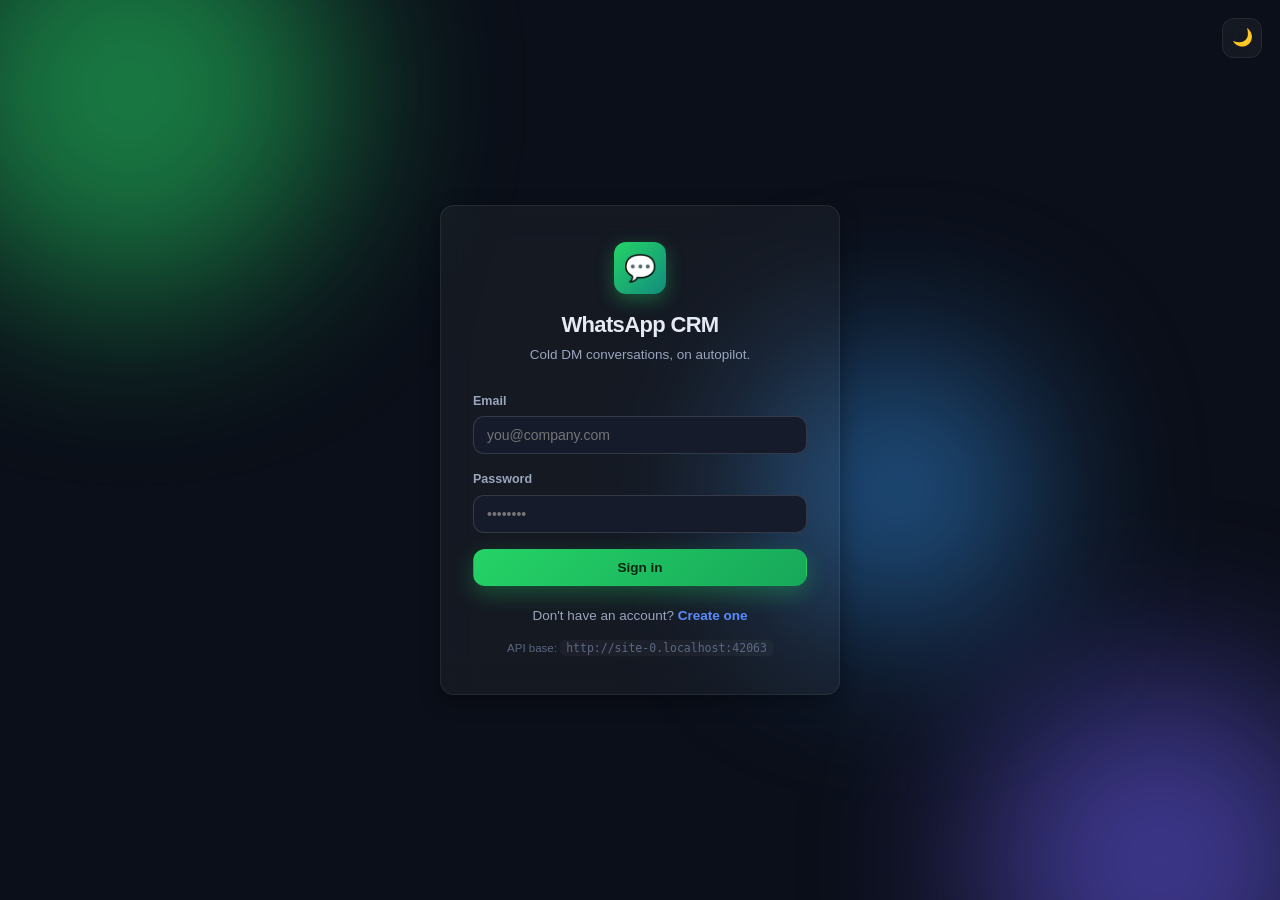
<file: frontend/index.html>
<!DOCTYPE html>
<html lang="en" data-theme="dark">
<head>
  <meta charset="UTF-8" />
  <meta name="viewport" content="width=device-width, initial-scale=1.0" />
  <title>Sign in - WhatsApp CRM</title>
  <link rel="icon" href="data:image/svg+xml,<svg xmlns='http://www.w3.org/2000/svg' viewBox='0 0 100 100'><text y='.9em' font-size='90'>💬</text></svg>" />
  <link rel="stylesheet" href="css/styles.css" />
</head>
<body class="auth-page">
  <div class="auth-bg">
    <div class="orb orb-1"></div>
    <div class="orb orb-2"></div>
    <div class="orb orb-3"></div>
  </div>

  <main class="auth-card glass">
    <div class="auth-brand">
      <div class="logo-badge">💬</div>
      <h1>WhatsApp CRM</h1>
      <p>Cold DM conversations, on autopilot.</p>
    </div>

    <form id="login-form" class="auth-form" novalidate>
      <div class="field">
        <label for="email">Email</label>
        <input id="email" name="email" type="email" placeholder="you@company.com" autocomplete="email" required />
      </div>
      <div class="field">
        <label for="password">Password</label>
        <input id="password" name="password" type="password" placeholder="••••••••" autocomplete="current-password" required />
      </div>

      <button type="submit" class="btn btn-primary btn-block" id="login-btn">
        <span class="btn-label">Sign in</span>
      </button>

      <div class="form-error" id="form-error" hidden></div>
    </form>

    <p class="auth-alt">
      Don't have an account? <a href="register.html">Create one</a>
    </p>
    <p class="auth-meta">
      API base: <code id="api-base-label">http://127.0.0.1:8000</code>
    </p>
  </main>

  <div class="theme-switch" id="theme-switch" title="Toggle theme">🌙</div>

  <script src="js/config.js"></script>
  <script src="js/api.js"></script>
  <script src="js/auth.js"></script>
</body>
</html>
</file>
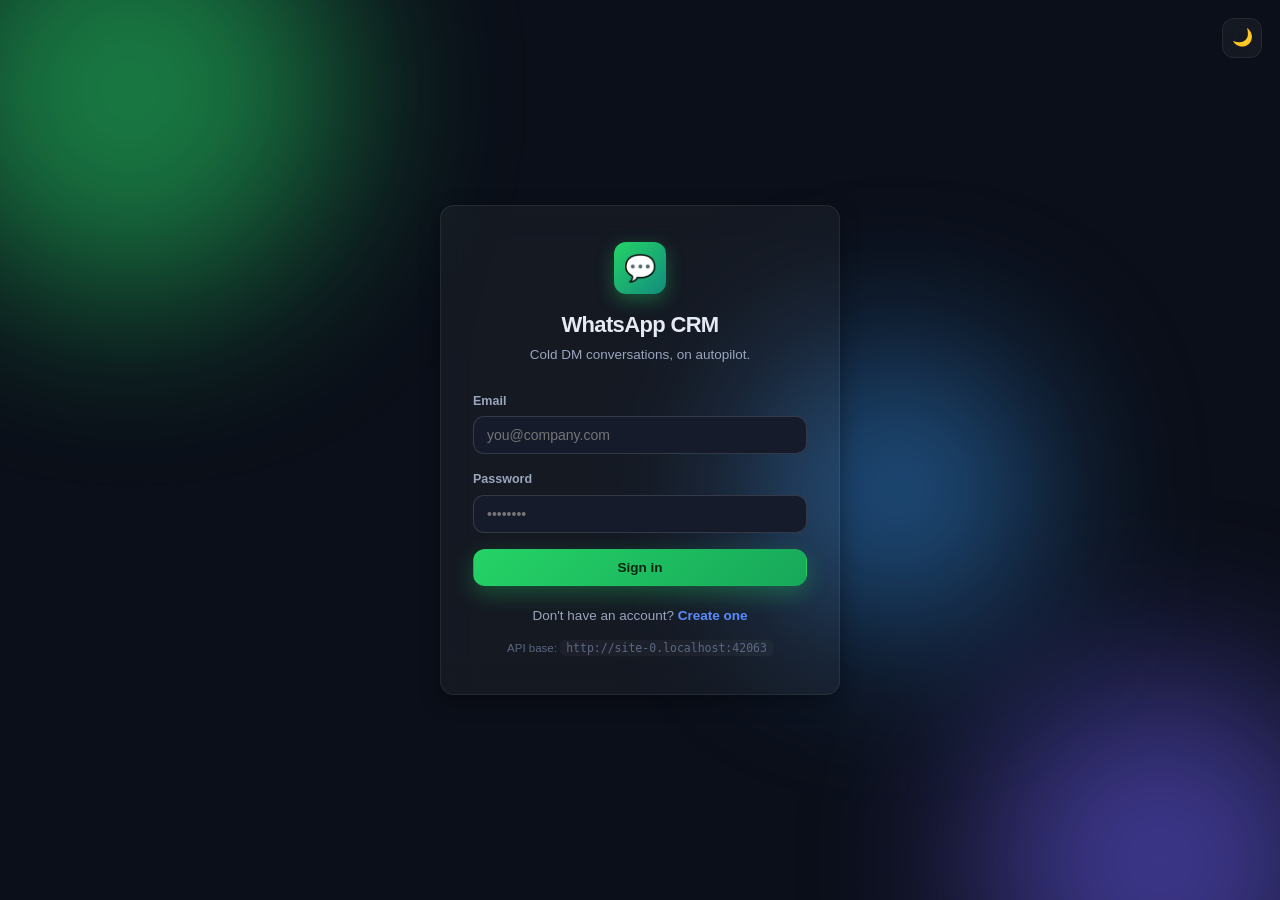
<file: frontend/app.html>
<!DOCTYPE html>
<html lang="en" data-theme="dark">
<head>
  <meta charset="UTF-8" />
  <meta name="viewport" content="width=device-width, initial-scale=1.0" />
  <title>WhatsApp CRM</title>
  <link rel="icon" href="data:image/svg+xml,<svg xmlns='http://www.w3.org/2000/svg' viewBox='0 0 100 100'><text y='.9em' font-size='90'>💬</text></svg>" />
  <link rel="stylesheet" href="css/styles.css" />
</head>
<body>
  <div id="app" class="app">
    <!-- ===================== SIDEBAR ===================== -->
    <aside class="sidebar">
      <div class="sidebar-brand">
        <div class="logo-badge">💬</div>
        <span class="brand-name">WhatsApp CRM</span>
      </div>

      <nav class="sidebar-nav">
        <button class="nav-item active" data-view="inbox">
          <span class="nav-ico">💬</span><span class="nav-label">Inbox</span>
          <span class="nav-badge" id="nav-unread" hidden>0</span>
        </button>
        <button class="nav-item" data-view="contacts">
          <span class="nav-ico">👥</span><span class="nav-label">Contacts</span>
        </button>
        <button class="nav-item" data-view="campaigns">
          <span class="nav-ico">🚀</span><span class="nav-label">Campaigns</span>
        </button>
        <button class="nav-item" data-view="analytics">
          <span class="nav-ico">📊</span><span class="nav-label">Analytics</span>
        </button>
        <button class="nav-item" data-view="settings">
          <span class="nav-ico">⚙️</span><span class="nav-label">Settings</span>
        </button>
      </nav>

      <div class="sidebar-footer">
        <button class="theme-toggle" id="theme-toggle" title="Toggle theme">
          <span class="theme-ico">🌙</span>
        </button>
        <div class="user-chip">
          <div class="avatar" id="user-avatar">U</div>
          <div class="user-meta">
            <span class="user-name" id="user-name">User</span>
            <button class="logout-link" id="logout-btn">Sign out</button>
          </div>
        </div>
      </div>
    </aside>

    <!-- ===================== MAIN ===================== -->
    <main class="main">
      <!-- ============ INBOX ============ -->
      <section id="view-inbox" class="view active">
        <div class="inbox">
          <!-- left: conversation list -->
          <div class="inbox-list">
            <div class="inbox-list-head">
              <input type="search" class="search-input" id="conv-search" placeholder="Search conversations…" />
              <button class="icon-btn" id="conv-filter-unread" title="Filter unread">🔔</button>
              <button class="icon-btn mobile-only" id="conv-list-close" title="Close list">✕</button>
            </div>
            <div class="conv-list" id="conv-list"></div>
          </div>

          <!-- center: chat -->
          <div class="inbox-chat" id="inbox-chat">
            <div class="chat-empty" id="chat-empty">
              <div class="chat-empty-ico">💬</div>
              <h2>Welcome to your inbox</h2>
              <p>Incoming WhatsApp replies land here in real time.<br />Start a new conversation or wait for a reply.</p>
              <button class="btn btn-primary chat-empty-cta" id="btn-start-conv">＋ New conversation</button>
              <button class="btn btn-ghost mobile-only" id="btn-show-list">☰ Conversations</button>
            </div>

            <div class="chat-window" id="chat-window" hidden>
              <header class="chat-head">
                <button class="icon-btn mobile-only" id="btn-back-list" title="Back to conversations">☰</button>
                <div class="avatar" id="chat-avatar">?</div>
                <div class="chat-head-meta">
                  <span class="chat-title" id="chat-title">Contact</span>
                  <span class="chat-sub" id="chat-sub">—</span>
                </div>
                <div class="chat-actions">
                  <button class="icon-btn tablet-only" id="btn-toggle-details" title="Contact details">ℹ️</button>
                  <button class="icon-btn" id="btn-archive" title="Archive">🗂️</button>
                  <button class="icon-btn" id="btn-open-contact" title="Edit contact">✏️</button>
                </div>
              </header>

              <div class="chat-body" id="chat-body"></div>

              <footer class="chat-compose">
                <div class="emoji-picker" id="emoji-picker" hidden></div>
                <div class="compose-row">
                  <button class="icon-btn" id="btn-emoji" title="Emoji">😊</button>
                  <label class="icon-btn" for="file-input" title="Attach file">📎</label>
                  <input type="file" id="file-input" hidden multiple />
                  <div class="compose-input-wrap">
                    <input type="text" id="compose-input" class="compose-input" placeholder="Type a message…" autocomplete="off" />
                  </div>
                  <button class="btn btn-send" id="btn-send" title="Send">➤</button>
                </div>
                <div class="upload-progress" id="upload-progress" hidden>
                  <span id="upload-label">Uploading…</span>
                  <div class="progress-bar"><div class="progress-fill" id="progress-fill"></div></div>
                </div>
              </footer>
            </div>
          </div>

          <!-- right: details -->
          <div class="inbox-details" id="inbox-details" hidden>
            <div class="details-head tablet-only">
              <span class="details-title">Contact info</span>
              <button class="icon-btn" id="details-close" title="Close">✕</button>
            </div>
            <div class="details-body" id="details-body"></div>
          </div>
        </div>
      </section>

      <!-- ============ CONTACTS ============ -->
      <section id="view-contacts" class="view">
        <div class="page-head">
          <div>
            <h1>Contacts</h1>
            <p class="page-sub" id="contacts-sub">Manage your prospects</p>
          </div>
          <div class="page-actions">
            <button class="btn btn-ghost" id="btn-export-csv">⬇️ Export CSV</button>
            <label class="btn btn-ghost" for="csv-import">⬆️ Import CSV</label>
            <input type="file" id="csv-import" accept=".csv" hidden />
            <button class="btn btn-primary" id="btn-add-contact">＋ Add contact</button>
          </div>
        </div>

        <div class="filter-bar glass">
          <input type="search" class="search-input" id="contact-search" placeholder="Search by name, phone, email…" />
          <select id="contact-tag-filter" class="select-input">
            <option value="">All tags</option>
          </select>
        </div>

        <div class="table-card glass">
          <table class="table" id="contacts-table">
            <thead>
              <tr>
                <th>Contact</th>
                <th>Phone</th>
                <th>Company</th>
                <th>Tags</th>
                <th>Last message</th>
                <th>Added</th>
                <th></th>
              </tr>
            </thead>
            <tbody id="contacts-body"></tbody>
          </table>
          <div class="table-empty" id="contacts-empty" hidden>
            <p>No contacts yet. Import a CSV or wait for incoming replies.</p>
          </div>
        </div>
      </section>

       <!-- ============ ANALYTICS ============ -->
       <section id="view-analytics" class="view">
         <div class="page-head">
           <div>
             <h1>Analytics</h1>
             <p class="page-sub">Performance of your outreach</p>
           </div>
           <select id="analytics-range" class="select-input">
             <option value="7">Last 7 days</option>
             <option value="30" selected>Last 30 days</option>
             <option value="90">Last 90 days</option>
           </select>
         </div>

         <div class="stats-grid" id="analytics-cards"></div>
         <div class="chart-row">
           <div class="chart-card glass">
             <h3>Daily messages</h3>
             <canvas id="chart-daily"></canvas>
           </div>
           <div class="chart-card glass">
             <h3>Message mix</h3>
             <canvas id="chart-mix"></canvas>
           </div>
         </div>
       </section>

        <!-- ============ CAMPAIGNS ============ -->
        <section id="view-campaigns" class="view">
          <div id="campaigns-app"></div>
        </section>


      <!-- ============ SETTINGS ============ -->
      <section id="view-settings" class="view">
        <div class="page-head">
          <div>
            <h1>Settings</h1>
            <p class="page-sub">WhatsApp Cloud API &amp; workspace configuration</p>
          </div>
        </div>

        <div class="settings-grid">
          <div class="settings-card glass">
            <h3>WhatsApp Cloud API</h3>
            <div class="field">
              <label for="set-token">Access token</label>
              <input id="set-token" type="password" placeholder="EAAG…" autocomplete="off" />
              <small class="hint">System user token with whatsapp_business_messaging scope.</small>
            </div>
            <div class="field">
              <label for="set-pnid">Phone number ID</label>
              <input id="set-pnid" type="text" placeholder="e.g. 123456789012345" />
            </div>
            <div class="field">
              <label for="set-waba">Business account ID (optional)</label>
              <input id="set-waba" type="text" placeholder="e.g. 100000000000000" />
            </div>
            <div class="field">
              <label for="set-bname">Business name</label>
              <input id="set-bname" type="text" placeholder="Acme Support" />
            </div>
            <div class="field">
              <label for="set-verify">Webhook verify token</label>
              <input id="set-verify" type="text" placeholder="a-secret-string" />
            </div>
            <div class="btn-row">
              <button class="btn btn-primary" id="btn-save-settings">Save settings</button>
              <button class="btn btn-ghost" id="btn-test-connection">Test connection</button>
            </div>
          </div>

          <div class="settings-card glass">
            <h3>Webhook setup</h3>
            <p class="hint">Point Meta to this URL to receive incoming messages.</p>
            <div class="field">
              <label>Webhook URL</label>
              <code class="webhook-url" id="webhook-url">—</code>
              <button class="btn btn-ghost btn-sm" id="btn-copy-webhook">Copy</button>
            </div>
            <ol class="steps">
              <li>Open Meta Developer <b>WhatsApp</b> → <b>Configuration</b>.</li>
              <li>Paste the URL above and the verify token.</li>
              <li>Subscribe to the <code>messages</code> webhook field.</li>
              <li>Send yourself a test message — it will appear in the inbox.</li>
            </ol>
          </div>

          <div class="settings-card glass">
            <h3>Auto-reply</h3>
            <label class="switch-row">
              <input type="checkbox" id="set-autoreply" />
              <span class="switch"></span>
              <span>Send automatic reply when a lead messages first</span>
            </label>
            <div class="field">
              <label for="set-autoreply-text">Reply text</label>
              <textarea id="set-autoreply-text" rows="3" placeholder="Thanks for reaching out! A teammate will reply shortly."></textarea>
            </div>
          </div>

          <div class="settings-card glass">
            <h3>Workspace</h3>
            <div class="field">
              <label for="set-account-name">Your name</label>
              <input id="set-account-name" type="text" />
            </div>
            <button class="btn btn-ghost" id="btn-save-account">Update name</button>
            <hr />
            <button class="btn btn-danger" id="btn-change-password">Change password</button>
          </div>
        </div>
      </section>
    </main>
  </div>

  <!-- ===================== MODALS ===================== -->
  <div class="modal-backdrop" id="modal-backdrop" hidden>
    <div class="modal glass" id="modal">
      <div class="modal-head">
        <h3 id="modal-title">Title</h3>
        <button class="icon-btn" id="modal-close">✕</button>
      </div>
      <div class="modal-body" id="modal-body"></div>
    </div>
  </div>

  <div id="toast-stack"></div>

  <script src="js/config.js"></script>
  <script src="js/api.js"></script>
  <script src="js/utils.js"></script>
  <script src="js/websocket.js"></script>
  <script src="js/app.js"></script>
  <script src="js/inbox.js"></script>
  <script src="js/contacts.js"></script>
  <script src="js/analytics.js"></script>
  <script src="js/settings.js"></script>
  <script src="js/campaigns.js"></script>
</body>
</html>
</file>
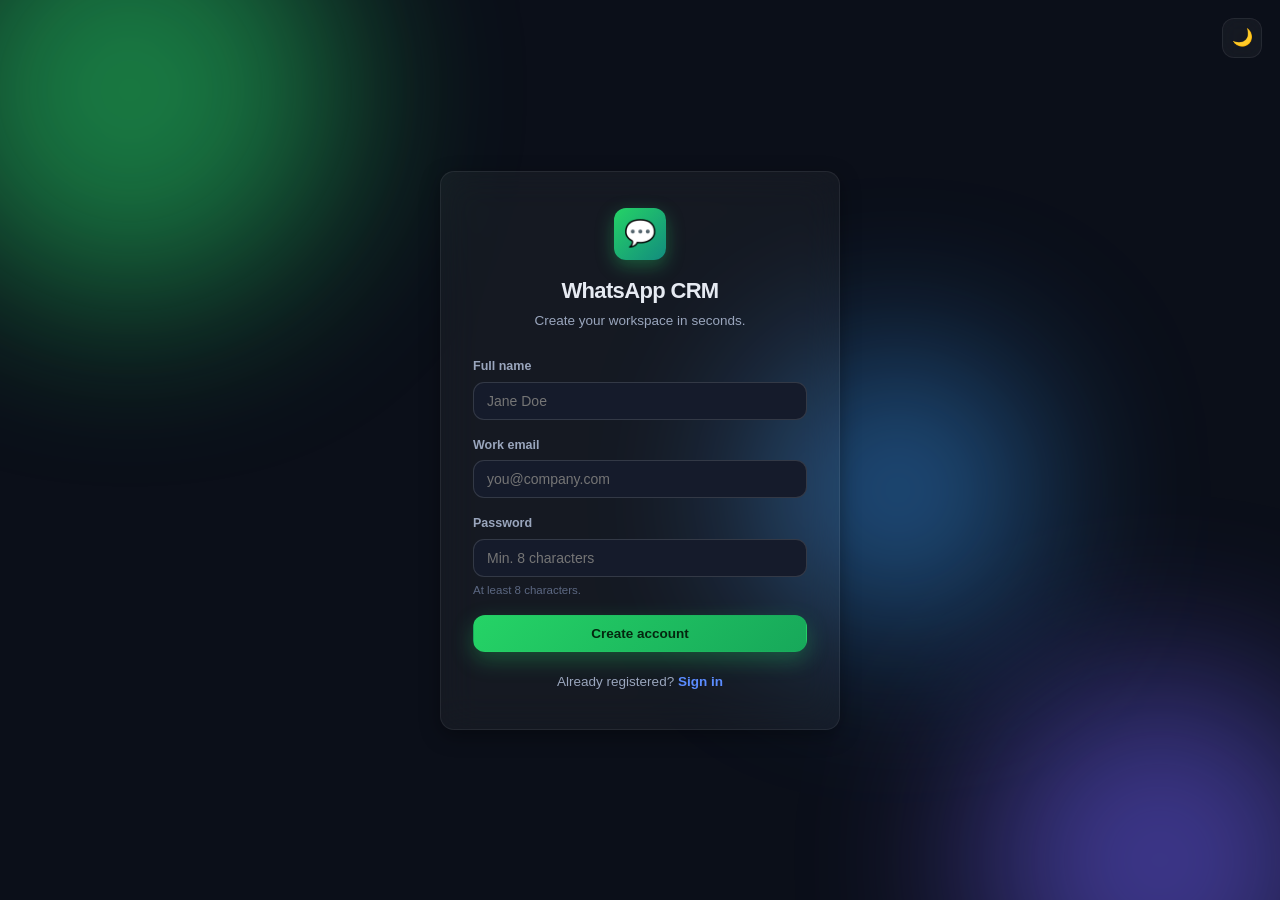
<file: frontend/register.html>
<!DOCTYPE html>
<html lang="en" data-theme="dark">
<head>
  <meta charset="UTF-8" />
  <meta name="viewport" content="width=device-width, initial-scale=1.0" />
  <title>Create account - WhatsApp CRM</title>
  <link rel="icon" href="data:image/svg+xml,<svg xmlns='http://www.w3.org/2000/svg' viewBox='0 0 100 100'><text y='.9em' font-size='90'>💬</text></svg>" />
  <link rel="stylesheet" href="css/styles.css" />
</head>
<body class="auth-page">
  <div class="auth-bg">
    <div class="orb orb-1"></div>
    <div class="orb orb-2"></div>
    <div class="orb orb-3"></div>
  </div>

  <main class="auth-card glass">
    <div class="auth-brand">
      <div class="logo-badge">💬</div>
      <h1>WhatsApp CRM</h1>
      <p>Create your workspace in seconds.</p>
    </div>

    <form id="register-form" class="auth-form" novalidate>
      <div class="field">
        <label for="name">Full name</label>
        <input id="name" name="name" type="text" placeholder="Jane Doe" autocomplete="name" required />
      </div>
      <div class="field">
        <label for="email">Work email</label>
        <input id="email" name="email" type="email" placeholder="you@company.com" autocomplete="email" required />
      </div>
      <div class="field">
        <label for="password">Password</label>
        <input id="password" name="password" type="password" placeholder="Min. 8 characters" autocomplete="new-password" required />
        <small class="hint">At least 8 characters.</small>
      </div>

      <button type="submit" class="btn btn-primary btn-block" id="register-btn">
        <span class="btn-label">Create account</span>
      </button>

      <div class="form-error" id="form-error" hidden></div>
    </form>

    <p class="auth-alt">
      Already registered? <a href="index.html">Sign in</a>
    </p>
  </main>

  <div class="theme-switch" id="theme-switch" title="Toggle theme">🌙</div>

  <script src="js/config.js"></script>
  <script src="js/api.js"></script>
  <script src="js/auth.js"></script>
</body>
</html>
</file>
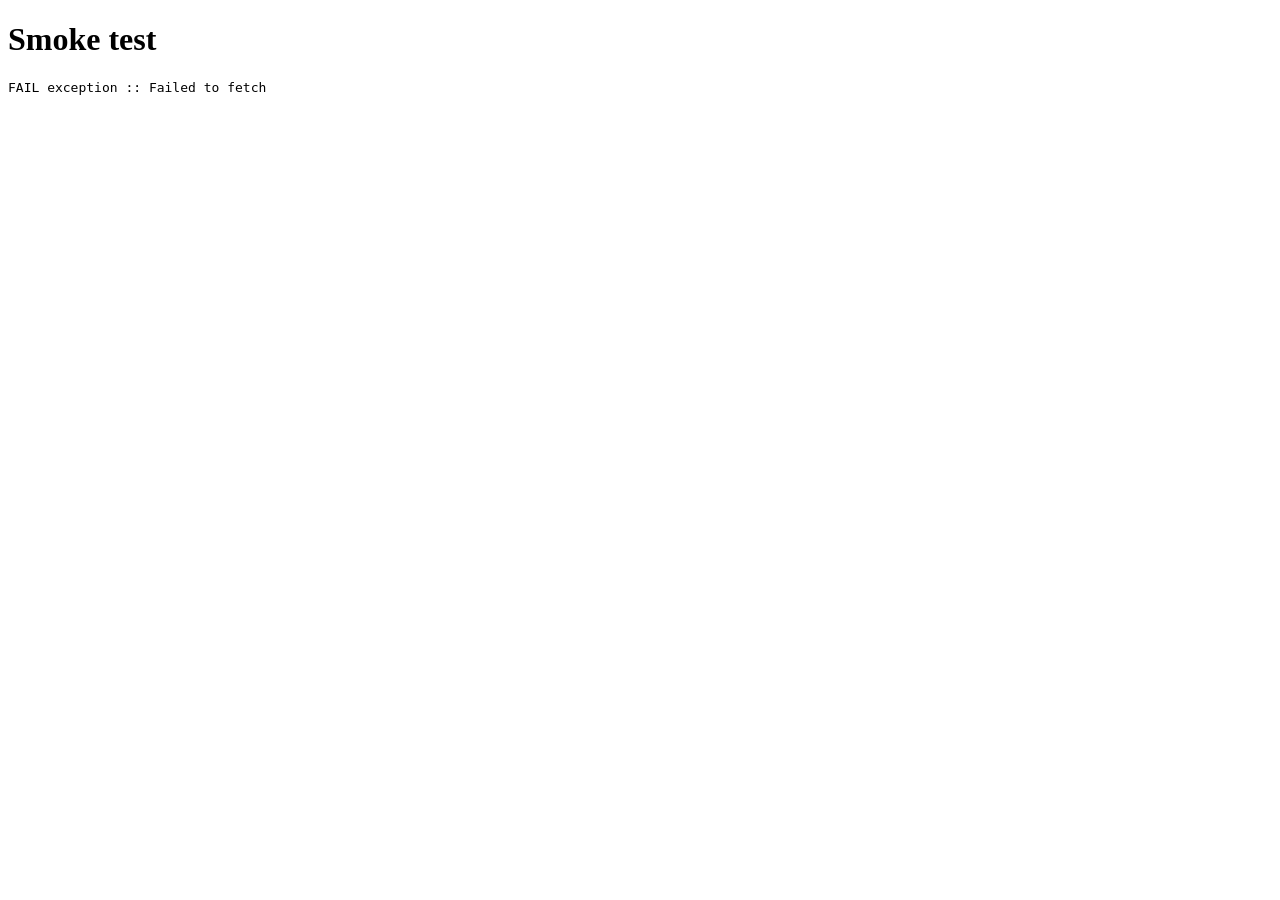
<file: frontend/test/smoke.html>
<!DOCTYPE html>
<html lang="en">
<head>
  <meta charset="UTF-8" />
  <title>Smoke test</title>
</head>
<body>
  <h1>Smoke test</h1>
  <pre id="out">running…</pre>
  <script>
    (async () => {
      const out = [];
      const log = (name, ok, detail) => {
        out.push((ok ? "PASS " : "FAIL ") + name + (detail ? " :: " + detail : ""));
      };
      const BASE = "http://127.0.0.1:8000";
      try {
        const health = await (await fetch(BASE + "/health")).json();
        log("health", health.status === "ok");

        const email = "smoke" + Date.now() + "@test.com";
        const reg = await fetch(BASE + "/api/auth/register", {
          method: "POST",
          headers: { "Content-Type": "application/json" },
          body: JSON.stringify({ email, name: "Smoke Test", password: "password123" }),
        });
        const regJson = await reg.json();
        log("register", reg.ok && !!regJson.access_token);

        const headers = { Authorization: "Bearer " + regJson.access_token };

        const tag = await fetch(BASE + "/api/tags", {
          method: "POST",
          headers: Object.assign({ "Content-Type": "application/json" }, headers),
          body: JSON.stringify({ name: "Smoke", color: "#f43f5e" }),
        }).then((r) => r.json());

        const contact = await fetch(BASE + "/api/contacts", {
          method: "POST",
          headers: Object.assign({ "Content-Type": "application/json" }, headers),
          body: JSON.stringify({ name: "Smoke Person", phone: "1555123" + Math.floor(1000 + Math.random() * 9000) }),
        }).then((r) => r.json());
        log("create contact", !!contact.id);

        const conv = await fetch(BASE + "/api/conversations?contact_id=" + contact.id, {
          method: "POST",
          headers,
        }).then((r) => r.json());
        log("create conversation", !!conv.id);

        const convs = await fetch(BASE + "/api/conversations", { headers }).then((r) => r.json());
        log("list conversations", Array.isArray(convs) && convs.length >= 1);

        const analytics = await fetch(BASE + "/api/analytics?days=7", { headers }).then((r) => r.json());
        log("analytics", analytics.overview.total_contacts >= 1);

        const settings = await fetch(BASE + "/api/settings", { headers }).then((r) => r.json());
        log("settings", settings.webhook_configured === false);

        // cleanup
        await fetch(BASE + "/api/contacts/" + contact.id, { method: "DELETE", headers });
        log("delete contact", true);
      } catch (e) {
        log("exception", false, e.message);
      }
      document.getElementById("out").textContent = out.join("\n");
    })();
  </script>
</body>
</html>
</file>
<file: frontend/css/styles.css>
/* ============================================================
   WhatsApp CRM — Design system
   Apple-style minimal UI · glassmorphism · dark/light themes
   ============================================================ */

:root {
  --font: -apple-system, BlinkMacSystemFont, "Segoe UI", Roboto, "Helvetica Neue",
    Arial, sans-serif;
  --radius: 14px;
  --radius-sm: 10px;
  --radius-lg: 22px;
  --sidebar-w: 236px;
  --ease: cubic-bezier(0.32, 0.72, 0, 1);
  --trans: 0.24s var(--ease);
}

/* ---------------- Light theme ---------------- */
html[data-theme="light"] {
  --bg: #f4f6fb;
  --bg-soft: #eef1f8;
  --panel: rgba(255, 255, 255, 0.62);
  --panel-solid: #ffffff;
  --panel-2: rgba(255, 255, 255, 0.5);
  --border: rgba(15, 23, 42, 0.08);
  --border-strong: rgba(15, 23, 42, 0.14);
  --text: #0f172a;
  --text-2: #475569;
  --text-3: #94a3b8;
  --accent: #25d366;
  --accent-2: #128c7e;
  --accent-soft: rgba(37, 211, 102, 0.14);
  --blue: #2563eb;
  --blue-soft: rgba(37, 99, 235, 0.12);
  --danger: #ef4444;
  --danger-soft: rgba(239, 68, 68, 0.12);
  --shadow: 0 12px 40px rgba(15, 23, 42, 0.1);
  --shadow-sm: 0 4px 16px rgba(15, 23, 42, 0.08);
  --bubble-in: #ffffff;
  --bubble-out: #d1f7e0;
  --scrollbar: rgba(15, 23, 42, 0.18);
  --glass-blur: 18px;
}

/* ---------------- Dark theme ---------------- */
html[data-theme="dark"] {
  --bg: #0b0f19;
  --bg-soft: #0e1320;
  --panel: rgba(255, 255, 255, 0.045);
  --panel-solid: #151b2b;
  --panel-2: rgba(255, 255, 255, 0.03);
  --border: rgba(255, 255, 255, 0.07);
  --border-strong: rgba(255, 255, 255, 0.13);
  --text: #e6eaf2;
  --text-2: #9aa6bd;
  --text-3: #5c6882;
  --accent: #25d366;
  --accent-2: #34e07a;
  --accent-soft: rgba(37, 211, 102, 0.16);
  --blue: #5b8cff;
  --blue-soft: rgba(91, 140, 255, 0.16);
  --danger: #f87171;
  --danger-soft: rgba(248, 113, 113, 0.14);
  --shadow: 0 16px 48px rgba(0, 0, 0, 0.45);
  --shadow-sm: 0 6px 20px rgba(0, 0, 0, 0.35);
  --bubble-in: #1b2334;
  --bubble-out: #123f2a;
  --scrollbar: rgba(255, 255, 255, 0.16);
  --glass-blur: 18px;
}

/* ---------------- Reset ---------------- */
* {
  box-sizing: border-box;
  margin: 0;
  padding: 0;
}

html,
body {
  height: 100%;
}

body {
  font-family: var(--font);
  background: var(--bg);
  color: var(--text);
  font-size: 14px;
  line-height: 1.5;
  overflow: hidden;
  transition: background 0.4s var(--ease), color 0.4s var(--ease);
  -webkit-font-smoothing: antialiased;
}

button {
  font-family: inherit;
  cursor: pointer;
  border: none;
  background: none;
  color: inherit;
}

input,
textarea,
select {
  font-family: inherit;
  font-size: 14px;
  color: var(--text);
}

::selection {
  background: var(--accent-soft);
}

::-webkit-scrollbar {
  width: 8px;
  height: 8px;
}
::-webkit-scrollbar-thumb {
  background: var(--scrollbar);
  border-radius: 8px;
}
::-webkit-scrollbar-track {
  background: transparent;
}

/* ---------------- Glass ---------------- */
.glass {
  background: var(--panel);
  border: 1px solid var(--border);
  backdrop-filter: blur(var(--glass-blur));
  -webkit-backdrop-filter: blur(var(--glass-blur));
  border-radius: var(--radius);
  box-shadow: var(--shadow-sm);
}

/* ============================================================
   App shell
   ============================================================ */
.app {
  display: flex;
  height: 100vh;
  height: 100dvh;
  width: 100vw;
  overflow: hidden;
}

/* ---------------- Sidebar ---------------- */
.sidebar {
  width: var(--sidebar-w);
  flex-shrink: 0;
  display: flex;
  flex-direction: column;
  padding: 18px 14px;
  border-right: 1px solid var(--border);
  background: var(--panel-2);
  backdrop-filter: blur(var(--glass-blur));
}

.sidebar-brand {
  display: flex;
  align-items: center;
  gap: 10px;
  padding: 4px 10px 20px;
}

.logo-badge {
  width: 38px;
  height: 38px;
  border-radius: 12px;
  display: grid;
  place-items: center;
  font-size: 20px;
  background: linear-gradient(135deg, #25d366, #128c7e);
  box-shadow: 0 6px 18px rgba(37, 211, 102, 0.35);
}

.brand-name {
  font-weight: 700;
  font-size: 16px;
  letter-spacing: -0.02em;
}

.sidebar-nav {
  display: flex;
  flex-direction: column;
  gap: 4px;
  margin-top: 8px;
}

.nav-item {
  display: flex;
  align-items: center;
  gap: 12px;
  padding: 11px 12px;
  border-radius: 12px;
  font-weight: 600;
  color: var(--text-2);
  transition: all var(--trans);
  position: relative;
}

.nav-item:hover {
  background: var(--panel);
  color: var(--text);
}

.nav-item.active {
  background: var(--accent-soft);
  color: var(--accent-2);
}

.nav-item.active .nav-ico {
  filter: drop-shadow(0 0 6px var(--accent));
}

.nav-ico {
  font-size: 17px;
}

.nav-badge {
  margin-left: auto;
  background: var(--danger);
  color: #fff;
  font-size: 11px;
  font-weight: 700;
  padding: 2px 7px;
  border-radius: 20px;
  min-width: 20px;
  text-align: center;
}

.sidebar-footer {
  margin-top: auto;
  display: flex;
  flex-direction: column;
  gap: 10px;
}

.theme-toggle {
  display: flex;
  align-items: center;
  justify-content: center;
  padding: 9px;
  border-radius: 12px;
  border: 1px solid var(--border);
  transition: all var(--trans);
}

.theme-toggle:hover {
  background: var(--panel);
}

.user-chip {
  display: flex;
  align-items: center;
  gap: 10px;
  padding: 10px;
  border-radius: 14px;
  background: var(--panel);
  border: 1px solid var(--border);
}

.avatar {
  width: 38px;
  height: 38px;
  flex-shrink: 0;
  border-radius: 50%;
  display: grid;
  place-items: center;
  font-weight: 700;
  color: #fff;
  background: linear-gradient(135deg, #6d5df6, #3aa0ff);
}

.user-meta {
  display: flex;
  flex-direction: column;
  min-width: 0;
}

.user-name {
  font-weight: 600;
  font-size: 13px;
  white-space: nowrap;
  overflow: hidden;
  text-overflow: ellipsis;
}

.logout-link {
  color: var(--text-3);
  font-size: 12px;
  text-align: left;
  transition: color var(--trans);
}

.logout-link:hover {
  color: var(--danger);
}

/* ---------------- Main ---------------- */
.main {
  flex: 1;
  min-width: 0;
  position: relative;
}

.view {
  display: none;
  height: 100%;
  padding: 24px;
  overflow: auto;
  animation: viewIn 0.32s var(--ease);
}

.view.active {
  display: block;
}

@keyframes viewIn {
  from {
    opacity: 0;
    transform: translateY(8px);
  }
  to {
    opacity: 1;
    transform: none;
  }
}

/* ============================================================
   Inbox
   ============================================================ */
.inbox {
  display: grid;
  grid-template-columns: 320px 1fr 300px;
  height: 100%;
  gap: 14px;
}

.inbox-list,
.inbox-chat,
.inbox-details {
  background: var(--panel);
  border: 1px solid var(--border);
  border-radius: var(--radius-lg);
  backdrop-filter: blur(var(--glass-blur));
  overflow: hidden;
  display: flex;
  flex-direction: column;
  min-height: 0;
}

.inbox-list-head {
  display: flex;
  gap: 8px;
  padding: 14px;
  border-bottom: 1px solid var(--border);
}

.conv-list {
  flex: 1;
  overflow-y: auto;
}

.conv-item {
  display: flex;
  gap: 11px;
  padding: 13px 14px;
  cursor: pointer;
  border-bottom: 1px solid var(--border);
  transition: background var(--trans);
  position: relative;
}

.conv-item:hover {
  background: var(--panel-2);
}

.conv-item.active {
  background: var(--accent-soft);
}

.conv-item .avatar {
  width: 42px;
  height: 42px;
}

.conv-main {
  min-width: 0;
  flex: 1;
}

.conv-top {
  display: flex;
  justify-content: space-between;
  align-items: baseline;
  gap: 6px;
}

.conv-name {
  font-weight: 600;
  font-size: 14px;
  white-space: nowrap;
  overflow: hidden;
  text-overflow: ellipsis;
}

.conv-time {
  font-size: 11px;
  color: var(--text-3);
  flex-shrink: 0;
}

.conv-preview {
  font-size: 12.5px;
  color: var(--text-2);
  white-space: nowrap;
  overflow: hidden;
  text-overflow: ellipsis;
  margin-top: 2px;
}

.conv-preview.unread {
  color: var(--text);
  font-weight: 600;
}

.conv-unread {
  position: absolute;
  right: 12px;
  bottom: 12px;
  background: var(--accent);
  color: #04260f;
  font-size: 11px;
  font-weight: 700;
  min-width: 20px;
  height: 20px;
  border-radius: 20px;
  display: grid;
  place-items: center;
  padding: 0 6px;
}

.conv-list-empty {
  padding: 40px 20px;
  text-align: center;
  color: var(--text-3);
}

/* ---------------- Chat ---------------- */
.chat-empty {
  margin: auto;
  text-align: center;
  color: var(--text-2);
  padding: 40px;
}

.chat-empty-ico {
  font-size: 52px;
  margin-bottom: 14px;
  animation: float 4s ease-in-out infinite;
}

@keyframes float {
  0%, 100% {
    transform: translateY(0);
  }
  50% {
    transform: translateY(-8px);
  }
}

.chat-empty h2 {
  font-size: 18px;
  margin-bottom: 6px;
  color: var(--text);
}

.chat-empty .chat-empty-cta {
  margin-top: 18px;
}

.chat-window {
  display: flex;
  flex-direction: column;
  height: 100%;
  min-height: 0;
}

.chat-head {
  display: flex;
  align-items: center;
  gap: 12px;
  padding: 12px 16px;
  border-bottom: 1px solid var(--border);
  flex-shrink: 0;
}

.chat-head-meta {
  min-width: 0;
  flex: 1;
}

.chat-title {
  font-weight: 700;
  font-size: 15px;
  display: block;
  white-space: nowrap;
  overflow: hidden;
  text-overflow: ellipsis;
}

.chat-sub {
  font-size: 12px;
  color: var(--text-3);
  display: block;
  white-space: nowrap;
  overflow: hidden;
  text-overflow: ellipsis;
}

.chat-actions {
  display: flex;
  gap: 6px;
}

.chat-body {
  flex: 1;
  overflow-y: auto;
  padding: 20px 18px;
  display: flex;
  flex-direction: column;
  gap: 4px;
  background-image: radial-gradient(var(--border) 1px, transparent 1px);
  background-size: 22px 22px;
}

.day-divider {
  text-align: center;
  margin: 10px 0;
  font-size: 11.5px;
  font-weight: 600;
  color: var(--text-3);
}

.msg {
  max-width: 78%;
  animation: msgIn 0.24s var(--ease);
}

.msg.in {
  align-self: flex-start;
}

.msg.out {
  align-self: flex-end;
}

@keyframes msgIn {
  from {
    opacity: 0;
    transform: translateY(6px) scale(0.97);
  }
  to {
    opacity: 1;
    transform: none;
  }
}

.msg-bubble {
  padding: 9px 13px;
  border-radius: 16px;
  font-size: 14px;
  word-wrap: break-word;
  position: relative;
  box-shadow: var(--shadow-sm);
}

.msg.in .msg-bubble {
  background: var(--bubble-in);
  border-bottom-left-radius: 6px;
}

.msg.out .msg-bubble {
  background: var(--bubble-out);
  border-bottom-right-radius: 6px;
}

.msg-media {
  display: block;
  border-radius: 12px;
  max-width: 280px;
  max-height: 320px;
  object-fit: cover;
  cursor: pointer;
  border: 1px solid var(--border);
}

.msg-media.sticker {
  max-width: 140px;
  max-height: 140px;
  object-fit: contain;
  border: none;
}

.msg-media.doc {
  display: flex;
  align-items: center;
  gap: 10px;
  max-width: 260px;
  padding: 12px;
  background: var(--panel-solid);
  text-decoration: none;
  color: var(--text);
}

.msg-caption {
  margin-top: 6px;
  font-size: 13px;
  color: var(--text-2);
}

.msg-meta {
  display: flex;
  align-items: center;
  justify-content: flex-end;
  gap: 4px;
  margin-top: 3px;
  font-size: 11px;
  color: var(--text-3);
}

.msg.out .msg-meta {
  color: rgba(6, 78, 40, 0.7);
}

html[data-theme="dark"] .msg.out .msg-meta {
  color: rgba(120, 230, 170, 0.8);
}

.status-ico {
  font-size: 12px;
  font-style: normal;
}

.status-ico.pending {
  opacity: 0.5;
}

.status-ico.read {
  color: var(--blue);
}

/* ---------------- Compose ---------------- */
.chat-compose {
  padding: 10px 14px 14px;
  border-top: 1px solid var(--border);
  flex-shrink: 0;
  position: relative;
}

.compose-row {
  display: flex;
  align-items: center;
  gap: 8px;
}

.compose-input-wrap {
  flex: 1;
  position: relative;
}

.compose-input {
  width: 100%;
  padding: 11px 14px;
  border-radius: 22px;
  border: 1px solid var(--border-strong);
  background: var(--panel-solid);
  outline: none;
  transition: border var(--trans), box-shadow var(--trans);
}

.compose-input:focus {
  border-color: var(--accent);
  box-shadow: 0 0 0 3px var(--accent-soft);
}

.btn-send {
  width: 42px;
  height: 42px;
  border-radius: 50%;
  background: var(--accent);
  color: #04260f;
  font-size: 17px;
  display: grid;
  place-items: center;
  transition: all var(--trans);
}

.btn-send:hover {
  transform: scale(1.06);
  box-shadow: 0 6px 18px rgba(37, 211, 102, 0.4);
}

.btn-send:disabled {
  opacity: 0.4;
  transform: none;
}

.emoji-picker {
  position: absolute;
  bottom: 68px;
  left: 14px;
  width: 320px;
  max-height: 260px;
  overflow-y: auto;
  background: var(--panel-solid);
  border: 1px solid var(--border);
  border-radius: var(--radius);
  box-shadow: var(--shadow);
  padding: 10px;
  display: grid;
  grid-template-columns: repeat(8, 1fr);
  gap: 2px;
  z-index: 30;
  animation: viewIn 0.2s var(--ease);
}

.emoji-picker button {
  padding: 7px;
  font-size: 19px;
  border-radius: 8px;
  transition: background var(--trans);
}

.emoji-picker button:hover {
  background: var(--panel);
}

.upload-progress {
  margin-top: 8px;
  display: flex;
  align-items: center;
  gap: 10px;
  font-size: 12px;
  color: var(--text-2);
}

.progress-bar {
  flex: 1;
  height: 6px;
  border-radius: 6px;
  background: var(--panel-2);
  overflow: hidden;
}

.progress-fill {
  height: 100%;
  width: 0%;
  background: linear-gradient(90deg, var(--accent), var(--blue));
  border-radius: 6px;
  transition: width 0.3s var(--ease);
}

/* ---------------- Details panel ---------------- */
.inbox-details {
  padding: 0;
}

.details-body {
  overflow-y: auto;
  padding: 16px;
}

.details-profile {
  text-align: center;
  padding: 18px 10px 14px;
}

.details-profile .avatar {
  width: 64px;
  height: 64px;
  font-size: 24px;
  margin: 0 auto 10px;
}

.details-name {
  font-size: 16px;
  font-weight: 700;
}

.details-phone {
  font-size: 13px;
  color: var(--text-2);
}

.details-section {
  margin-top: 18px;
}

.details-section h4 {
  font-size: 11px;
  text-transform: uppercase;
  letter-spacing: 0.08em;
  color: var(--text-3);
  margin-bottom: 10px;
}

.tag-row {
  display: flex;
  flex-wrap: wrap;
  gap: 6px;
}

.tag-pill {
  font-size: 11.5px;
  font-weight: 600;
  padding: 4px 10px;
  border-radius: 20px;
  color: #fff;
  cursor: pointer;
  transition: transform var(--trans), opacity var(--trans);
}

.tag-pill:hover {
  transform: translateY(-1px);
  opacity: 0.9;
}

.tag-pill.selected {
  outline: 2px solid var(--text);
  outline-offset: 1px;
}

.info-row {
  display: flex;
  justify-content: space-between;
  gap: 8px;
  padding: 8px 0;
  border-bottom: 1px solid var(--border);
  font-size: 13px;
}

.info-row span:first-child {
  color: var(--text-3);
}

.info-row a {
  color: var(--blue);
  text-decoration: none;
  word-break: break-all;
}

.note-item {
  background: var(--panel-2);
  border: 1px solid var(--border);
  border-radius: 12px;
  padding: 10px 12px;
  margin-bottom: 8px;
  font-size: 13px;
}

.note-meta {
  font-size: 11px;
  color: var(--text-3);
  margin-top: 4px;
  display: flex;
  justify-content: space-between;
}

.note-del {
  color: var(--text-3);
  font-size: 12px;
}

.note-del:hover {
  color: var(--danger);
}

/* ============================================================
   Buttons / inputs
   ============================================================ */
.btn {
  display: inline-flex;
  align-items: center;
  justify-content: center;
  gap: 7px;
  padding: 10px 18px;
  border-radius: 12px;
  font-weight: 600;
  font-size: 13.5px;
  transition: all var(--trans);
  border: 1px solid transparent;
}

.btn:active {
  transform: scale(0.97);
}

.btn-primary {
  background: linear-gradient(135deg, #25d366, #17a85a);
  color: #04260f;
  box-shadow: 0 8px 22px rgba(37, 211, 102, 0.3);
}

.btn-primary:hover {
  transform: translateY(-1px);
  box-shadow: 0 10px 26px rgba(37, 211, 102, 0.42);
}

.btn-ghost {
  background: var(--panel);
  border-color: var(--border-strong);
  color: var(--text);
}

.btn-ghost:hover {
  background: var(--panel-2);
}

.btn-danger {
  background: var(--danger-soft);
  color: var(--danger);
}

.btn-danger:hover {
  background: var(--danger);
  color: #fff;
}

.btn-sm {
  padding: 6px 12px;
  font-size: 12px;
  border-radius: 9px;
}

.btn-block {
  width: 100%;
}

.btn-row {
  display: flex;
  gap: 10px;
  flex-wrap: wrap;
  margin-top: 6px;
}

.icon-btn {
  width: 36px;
  height: 36px;
  border-radius: 10px;
  display: grid;
  place-items: center;
  font-size: 16px;
  color: var(--text-2);
  transition: all var(--trans);
  flex-shrink: 0;
}

.icon-btn:hover {
  background: var(--panel);
  color: var(--text);
}

.icon-btn.toggled {
  background: var(--accent-soft);
  color: var(--accent-2);
}

.search-input,
.select-input {
  width: 100%;
  padding: 10px 14px;
  border-radius: 12px;
  border: 1px solid var(--border-strong);
  background: var(--panel-solid);
  outline: none;
  transition: border var(--trans), box-shadow var(--trans);
}

.search-input:focus,
.select-input:focus {
  border-color: var(--blue);
  box-shadow: 0 0 0 3px var(--blue-soft);
}

/* ============================================================
   Pages
   ============================================================ */
.page-head {
  display: flex;
  align-items: center;
  justify-content: space-between;
  gap: 16px;
  margin-bottom: 20px;
  flex-wrap: wrap;
}

.page-head h1 {
  font-size: 24px;
  letter-spacing: -0.03em;
}

.page-sub {
  color: var(--text-2);
  font-size: 13.5px;
}

.page-actions {
  display: flex;
  gap: 10px;
  flex-wrap: wrap;
}

.filter-bar {
  display: flex;
  gap: 12px;
  padding: 14px;
  margin-bottom: 16px;
}

.filter-bar .search-input {
  flex: 1;
}

.filter-bar .select-input {
  width: 180px;
}

/* ---------------- Table ---------------- */
.table-card {
  overflow: hidden;
}

.table {
  width: 100%;
  border-collapse: collapse;
}

.table th {
  text-align: left;
  font-size: 11px;
  text-transform: uppercase;
  letter-spacing: 0.07em;
  color: var(--text-3);
  padding: 14px 16px;
  border-bottom: 1px solid var(--border);
}

.table td {
  padding: 13px 16px;
  border-bottom: 1px solid var(--border);
  font-size: 13.5px;
  vertical-align: middle;
}

.table tr {
  transition: background var(--trans);
}

.table tbody tr:hover {
  background: var(--panel-2);
}

.table tbody tr:last-child td {
  border-bottom: none;
}

.cell-contact {
  display: flex;
  align-items: center;
  gap: 11px;
  cursor: pointer;
}

.cell-contact .avatar {
  width: 36px;
  height: 36px;
  font-size: 14px;
}

.cell-name {
  font-weight: 600;
}

.cell-sub {
  font-size: 12px;
  color: var(--text-3);
}

.tag-mini {
  font-size: 11px;
  font-weight: 600;
  padding: 2px 9px;
  border-radius: 20px;
  color: #fff;
  margin-right: 4px;
  display: inline-block;
  margin-bottom: 2px;
}

.row-actions {
  display: flex;
  gap: 4px;
  justify-content: flex-end;
}

.table-empty {
  padding: 50px;
  text-align: center;
  color: var(--text-3);
}

/* ---------------- Analytics ---------------- */
.stats-grid {
  display: grid;
  grid-template-columns: repeat(auto-fill, minmax(190px, 1fr));
  gap: 14px;
  margin-bottom: 18px;
}

.stat-card {
  padding: 18px;
  animation: viewIn 0.4s var(--ease) both;
}

.stat-card .stat-ico {
  font-size: 22px;
  margin-bottom: 10px;
}

.stat-value {
  font-size: 28px;
  font-weight: 800;
  letter-spacing: -0.03em;
  font-variant-numeric: tabular-nums;
}

.stat-label {
  font-size: 12.5px;
  color: var(--text-2);
  margin-top: 2px;
}

.stat-delta {
  font-size: 11.5px;
  margin-top: 8px;
  display: inline-flex;
  gap: 4px;
  padding: 3px 9px;
  border-radius: 20px;
  background: var(--accent-soft);
  color: var(--accent-2);
  font-weight: 600;
}

.chart-row {
  display: grid;
  grid-template-columns: 2fr 1fr;
  gap: 14px;
}

.chart-card {
  padding: 20px;
}

.chart-card h3 {
  font-size: 14px;
  margin-bottom: 14px;
}

.chart-card canvas {
  width: 100%;
  height: 280px;
}

/* ---------------- Settings ---------------- */
.settings-grid {
  display: grid;
  grid-template-columns: repeat(auto-fit, minmax(320px, 1fr));
  gap: 16px;
}

.settings-card {
  padding: 20px;
}

.settings-card h3 {
  font-size: 15px;
  margin-bottom: 14px;
}

.field {
  margin-bottom: 14px;
}

.field label {
  display: block;
  font-size: 12.5px;
  font-weight: 600;
  color: var(--text-2);
  margin-bottom: 6px;
}

.field input,
.field textarea,
.field select {
  width: 100%;
  padding: 10px 13px;
  border-radius: 11px;
  border: 1px solid var(--border-strong);
  background: var(--panel-solid);
  outline: none;
  transition: border var(--trans), box-shadow var(--trans);
  resize: vertical;
}

.field input:focus,
.field textarea:focus {
  border-color: var(--blue);
  box-shadow: 0 0 0 3px var(--blue-soft);
}

.hint {
  display: block;
  font-size: 11.5px;
  color: var(--text-3);
  margin-top: 5px;
}

.webhook-url {
  display: block;
  padding: 9px 12px;
  background: var(--panel-2);
  border: 1px dashed var(--border-strong);
  border-radius: 9px;
  font-size: 12px;
  word-break: break-all;
  margin-bottom: 8px;
}

.steps {
  margin: 12px 0 0 18px;
  font-size: 13px;
  color: var(--text-2);
}

.steps li {
  margin-bottom: 8px;
}

.steps code {
  background: var(--panel-2);
  padding: 1px 6px;
  border-radius: 6px;
  font-size: 12px;
}

.switch-row {
  display: flex;
  align-items: center;
  gap: 12px;
  cursor: pointer;
  margin-bottom: 14px;
  font-size: 13.5px;
}

.switch-row input {
  display: none;
}

.switch {
  width: 42px;
  height: 24px;
  border-radius: 24px;
  background: var(--border-strong);
  position: relative;
  transition: background var(--trans);
  flex-shrink: 0;
}

.switch::after {
  content: "";
  position: absolute;
  top: 3px;
  left: 3px;
  width: 18px;
  height: 18px;
  border-radius: 50%;
  background: #fff;
  transition: transform var(--trans);
  box-shadow: 0 2px 6px rgba(0, 0, 0, 0.3);
}

.switch-row input:checked + .switch {
  background: var(--accent);
}

.switch-row input:checked + .switch::after {
  transform: translateX(18px);
}

.settings-card hr {
  border: none;
  border-top: 1px solid var(--border);
  margin: 16px 0;
}

/* ============================================================
   Auth page
   ============================================================ */
.auth-page {
  overflow: auto;
  display: grid;
  place-items: center;
  padding: 24px;
}

.auth-bg {
  position: fixed;
  inset: 0;
  overflow: hidden;
  z-index: 0;
}

.orb {
  position: absolute;
  border-radius: 50%;
  filter: blur(90px);
  opacity: 0.55;
  animation: drift 14s ease-in-out infinite;
}

.orb-1 {
  width: 420px;
  height: 420px;
  background: #25d366;
  top: -120px;
  left: -80px;
}

.orb-2 {
  width: 360px;
  height: 360px;
  background: #6d5df6;
  bottom: -140px;
  right: -60px;
  animation-delay: -5s;
}

.orb-3 {
  width: 260px;
  height: 260px;
  background: #3aa0ff;
  top: 40%;
  left: 60%;
  animation-delay: -9s;
}

@keyframes drift {
  0%, 100% {
    transform: translate(0, 0) scale(1);
  }
  50% {
    transform: translate(30px, -20px) scale(1.08);
  }
}

.auth-card {
  width: 100%;
  max-width: 400px;
  padding: 36px 32px;
  z-index: 1;
  position: relative;
}

.auth-brand {
  text-align: center;
  margin-bottom: 26px;
}

.auth-brand .logo-badge {
  margin: 0 auto 14px;
  width: 52px;
  height: 52px;
  font-size: 26px;
}

.auth-brand h1 {
  font-size: 22px;
  letter-spacing: -0.03em;
}

.auth-brand p {
  color: var(--text-2);
  font-size: 13.5px;
  margin-top: 4px;
}

.auth-form .field {
  margin-bottom: 16px;
}

.form-error {
  background: var(--danger-soft);
  color: var(--danger);
  border: 1px solid var(--danger);
  border-radius: 11px;
  padding: 10px 12px;
  font-size: 13px;
  margin-top: 12px;
}

.auth-alt {
  text-align: center;
  margin-top: 20px;
  font-size: 13.5px;
  color: var(--text-2);
}

.auth-alt a {
  color: var(--blue);
  text-decoration: none;
  font-weight: 600;
}

.auth-meta {
  text-align: center;
  margin-top: 14px;
  font-size: 11.5px;
  color: var(--text-3);
}

.auth-meta code {
  background: var(--panel-2);
  padding: 1px 6px;
  border-radius: 5px;
}

.theme-switch {
  position: fixed;
  top: 18px;
  right: 18px;
  z-index: 5;
  width: 40px;
  height: 40px;
  border-radius: 12px;
  display: grid;
  place-items: center;
  background: var(--panel);
  border: 1px solid var(--border);
  backdrop-filter: blur(var(--glass-blur));
  cursor: pointer;
  font-size: 17px;
  transition: all var(--trans);
}

.theme-switch:hover {
  transform: rotate(20deg) scale(1.05);
}

/* ============================================================
   Modal / toast
   ============================================================ */
.modal-backdrop {
  position: fixed;
  inset: 0;
  background: rgba(0, 0, 0, 0.5);
  backdrop-filter: blur(4px);
  display: grid;
  place-items: center;
  z-index: 100;
  animation: fadeIn 0.2s var(--ease);
}

@keyframes fadeIn {
  from {
    opacity: 0;
  }
}

.modal {
  width: min(480px, calc(100vw - 32px));
  max-height: 86vh;
  display: flex;
  flex-direction: column;
  animation: modalIn 0.28s var(--ease);
}

@keyframes modalIn {
  from {
    opacity: 0;
    transform: translateY(14px) scale(0.97);
  }
}

.modal-head {
  display: flex;
  align-items: center;
  justify-content: space-between;
  padding: 18px 20px;
  border-bottom: 1px solid var(--border);
}

.modal-head h3 {
  font-size: 16px;
}

.modal-body {
  padding: 20px;
  overflow-y: auto;
}

#toast-stack {
  position: fixed;
  bottom: 20px;
  right: 20px;
  display: flex;
  flex-direction: column;
  gap: 10px;
  z-index: 200;
}

.toast {
  background: var(--panel-solid);
  border: 1px solid var(--border-strong);
  color: var(--text);
  padding: 12px 16px;
  border-radius: 12px;
  box-shadow: var(--shadow);
  font-size: 13.5px;
  min-width: 240px;
  max-width: 360px;
  animation: toastIn 0.3s var(--ease);
  display: flex;
  gap: 10px;
  align-items: center;
}

.toast.success {
  border-color: var(--accent);
}

.toast.error {
  border-color: var(--danger);
}

.toast.out {
  animation: toastOut 0.3s var(--ease) forwards;
}

@keyframes toastIn {
  from {
    opacity: 0;
    transform: translateX(30px);
  }
}

@keyframes toastOut {
  to {
    opacity: 0;
    transform: translateX(30px);
  }
}

/* ============================================================
   Responsive
   ============================================================ */
/* ============================================================
   Responsive
   ============================================================ */
/* Hidden by default; revealed by breakpoints below */
.mobile-only,
.tablet-only {
  display: none !important;
}

/* Contact info panel header (mobile/tablet only) */
.details-head {
  display: flex;
  align-items: center;
  justify-content: space-between;
  padding: 12px 14px;
  border-bottom: 1px solid var(--border);
  font-weight: 600;
  font-size: 13px;
}

.details-head .icon-btn {
  font-size: 14px;
}

@media (max-width: 1180px) {
  .tablet-only {
    display: flex !important;
  }

  .inbox {
    grid-template-columns: 300px 1fr;
  }

  .inbox-details {
    display: none;
  }

  .inbox-details.open {
    display: flex;
    position: absolute;
    right: 14px;
    top: 0;
    bottom: 0;
    width: 300px;
    z-index: 20;
  }

  .inbox {
    position: relative;
  }
}

@media (max-width: 860px) {
  .sidebar {
    width: 74px;
    padding: 14px 8px;
  }

  .brand-name,
  .nav-label,
  .user-meta,
  .theme-toggle {
    display: none;
  }

  .sidebar-brand {
    justify-content: center;
    padding: 4px 0 18px;
  }

  .nav-item {
    justify-content: center;
    padding: 12px;
  }

  .nav-badge {
    position: absolute;
    top: 6px;
    right: 8px;
  }

  .user-chip {
    justify-content: center;
    padding: 8px;
  }

  .inbox {
    grid-template-columns: 1fr;
  }

  .inbox-list {
    display: none;
  }

  .inbox-list.open {
    display: flex;
    position: absolute;
    inset: 0;
    z-index: 25;
  }

  .inbox {
    position: relative;
  }

  .chart-row {
    grid-template-columns: 1fr;
  }

  .view {
    padding: 16px;
  }

  .filter-bar {
    flex-direction: column;
  }

  .filter-bar .select-input {
    width: 100%;
  }
}

@media (max-width: 520px) {
  .page-actions .btn {
    flex: 1;
  }

  .msg {
    max-width: 92%;
  }

  .msg-media {
    max-width: 210px;
  }

  .table-card {
    overflow-x: auto;
  }
}

@media (max-width: 640px) {
  .mobile-only {
    display: flex !important;
  }

  /* bottom nav instead of side rail */
  .app {
    flex-direction: column;
  }

  .sidebar {
    order: 2;
    width: 100%;
    height: 58px;
    flex-direction: row;
    align-items: center;
    padding: 0 10px env(safe-area-inset-bottom);
    border-right: none;
    border-top: 1px solid var(--border);
  }

  .sidebar-brand,
  .sidebar-footer {
    display: none;
  }

  .sidebar-nav {
    flex-direction: row;
    width: 100%;
    justify-content: space-around;
    align-items: center;
    margin: 0;
    gap: 0;
  }

  .nav-item {
    flex-direction: column;
    justify-content: center;
    gap: 2px;
    padding: 4px 10px;
    font-size: 10px;
    border-radius: 10px;
  }

  .nav-label {
    display: block;
    font-size: 10px;
  }

  .nav-ico {
    font-size: 18px;
  }

  .nav-badge {
    top: 1px;
    right: 6px;
    min-width: 16px;
    padding: 1px 5px;
  }

  .main {
    order: 1;
    flex: 1;
    min-height: 0;
  }

  /* details overlay fills the screen on phones */
  .inbox-details.open {
    inset: 0;
    width: auto;
    z-index: 30;
  }

  .view {
    padding: 12px;
  }

  .chat-head {
    padding: 8px 6px;
    gap: 8px;
  }

  .page-head {
    flex-direction: column;
    align-items: flex-start;
    gap: 12px;
  }

  .page-actions {
    width: 100%;
  }

  /* contacts table -> stacked cards */
  .table-card {
    overflow: visible;
  }

  #contacts-table,
  #contacts-table tbody,
  #contacts-table tr,
  #contacts-table td {
    display: block;
  }

  #contacts-table thead {
    display: none;
  }

  #contacts-table tr {
    border: none;
    border-bottom: 1px solid var(--border);
    padding: 12px 2px;
  }

  #contacts-table tbody tr:last-child td {
    border-bottom: none;
  }

  #contacts-table td {
    border: none;
    padding: 3px 0 3px 108px;
    position: relative;
    min-height: 21px;
  }

  #contacts-table td::before {
    content: attr(data-label);
    position: absolute;
    left: 0;
    top: 3px;
    font-size: 11px;
    font-weight: 600;
    text-transform: uppercase;
    letter-spacing: 0.05em;
    color: var(--text-3);
  }

  #contacts-table td:first-child {
    padding: 0 0 10px;
  }

  #contacts-table td:first-child::before {
    content: none;
  }

  #contacts-table .row-actions {
    justify-content: flex-start;
    padding-top: 2px;
  }

  .settings-grid {
    grid-template-columns: 1fr;
  }

  .settings-card {
    padding: 16px;
  }

  .auth-page {
    padding: 16px;
  }

  .auth-card {
    padding: 24px 20px;
  }
}

/* Always honor the hidden attribute (some rules above set display,
   which would otherwise override it) */
[hidden] {
  display: none !important;
}

/* ============================================================
   Campaigns
   ============================================================ */
.camp-chrome {
  max-width: 1100px;
  margin: 0 auto;
  padding: 24px;
}

.camp-head h1 {
  margin: 0;
  font-size: 28px;
}

.camp-dashboard .page-actions {
  margin-bottom: 16px;
}

.camp-rows {
  display: grid;
  gap: 10px;
}

.camp-row {
  display: flex;
  align-items: center;
  justify-content: space-between;
  padding: 12px 14px;
  border: 1px solid var(--border);
  border-radius: 10px;
  cursor: pointer;
  transition: background 0.15s, border-color 0.15s;
}

.camp-row:hover {
  background: var(--list-hover);
  border-color: var(--border-strong);
}

.camp-row-main {
  flex: 1;
  min-width: 0;
}

.camp-row-title {
  font-weight: 600;
  color: var(--text-1);
}

.camp-row-sub {
  font-size: 12px;
  color: var(--text-3);
}

.camp-status {
  font-size: 11px;
  font-weight: 700;
  padding: 3px 10px;
  border-radius: 999px;
  text-transform: uppercase;
  letter-spacing: 0.04em;
  white-space: nowrap;
}

.camp-status-draft { background: rgba(148,156,168,.18); color: var(--text-2); }
.camp-status-running, .camp-status-scheduled { background: rgba(46,204,115,.16); color: #2ecc71; }
.camp-status-paused { background: rgba(245,158,11,.18); color: #f59e0b; }
.camp-status-completed { background: rgba(59,130,246,.16); color: #3b82f6; }
.camp-status-stopped, .camp-status-failed { background: rgba(239,68,68,.16); color: #ef4444; }

.camp-empty {
  padding: 32px 16px;
  text-align: center;
  color: var(--text-3);
  grid-column: 1 / -1;
}

.camp-empty-sm {
  padding: 18px;
  text-align: center;
  color: var(--text-3);
  font-size: 13px;
}

/* live view */
.camp-live-head {
  display: flex;
  align-items: center;
  gap: 12px;
  margin-bottom: 16px;
}

.camp-live-head h2 {
  margin: 0;
  font-size: 20px;
}

.camp-stats {
  display: flex;
  gap: 20px;
  margin-bottom: 16px;
}

.camp-stat {
  display: flex;
  align-items: flex-end;
  gap: 6px;
}

.camp-stat-v {
  font-size: 22px;
  font-weight: 700;
  color: var(--text-1);
}

.camp-stat-l {
  font-size: 12px;
  color: var(--text-3);
}

.camp-progress {
  height: 8px;
  background: var(--border);
  border-radius: 4px;
  overflow: hidden;
  margin-bottom: 16px;
}

.camp-progress-bar {
  height: 100%;
  width: 0%;
  background: linear-gradient(90deg, var(--accent), #6366f1);
  transition: width 0.4s ease;
}

.camp-actions {
  display: flex;
  gap: 10px;
  align-items: center;
  margin-bottom: 20px;
  flex-wrap: wrap;
}

.camp-actions .btn {
  min-width: 90px;
}

.camp-preview {
  margin-top: 16px;
  border: 1px solid var(--border);
  border-radius: 10px;
  padding: 12px;
}

.camp-preview-head {
  display: flex;
  align-items: center;
  justify-content: space-between;
  gap: 8px;
  margin-bottom: 8px;
  font-size: 13px;
}

.camp-preview-table {
  width: 100%;
  border-collapse: collapse;
}

.camp-preview-table td {
  padding: 4px 8px;
  border-bottom: 1px solid var(--border);
  font-size: 13px;
}

.camp-preview-actions {
  margin-top: 8px;
}

/* wizard */
.camp-wizard .wizard-grid {
  display: grid;
  grid-template-columns: repeat(auto-fit, minmax(260px, 1fr));
  gap: 22px;
  align-items: start;
}

.camp-wizard .wizard-col h2 {
  font-size: 16px;
  margin: 0 0 12px;
  color: var(--text-2);
}

.camp-wizard .field {
  margin-bottom: 12px;
}

.camp-wizard .field label {
  font-size: 12px;
  color: var(--text-3);
}

.camp-wizard .input,
.camp-wizard .textarea,
.camp-wizard select {
  width: 100%;
}

.camp-wizard textarea {
  font-family: ui-monospace, SFMono-Regular, Menlo, Consolas, monospace;
  font-size: 13px;
  resize: vertical;
}

.wiz-templates-row {
  margin-top: 8px;
}

.wiz-templates {
  display: grid;
  gap: 8px;
  max-height: 160px;
  overflow: auto;
  margin-bottom: 8px;
}

.wiz-template {
  padding: 8px 10px;
  border: 1px solid var(--border);
  border-radius: 8px;
  cursor: pointer;
  font-size: 12px;
}

.wiz-template:hover {
  background: var(--list-hover);
}

.wiz-template-name {
  font-weight: 600;
  color: var(--text-1);
  margin-bottom: 2px;
}

.wiz-template-body {
  color: var(--text-3);
  white-space: nowrap;
  overflow: hidden;
  text-overflow: ellipsis;
}

.wiz-template-save {
  display: flex;
  gap: 6px;
}

.wiz-template-save input {
  flex: 1;
}

.camp-wizard .wizard-col .switch-row,
.camp-wizard .wizard-col .field [type="number"] {
  width: auto;
}

.camp-wizard .wizard-col .field:has(input[type="number"]) {
  display: flex;
  align-items: end;
  gap: 6px;
}

.camp-wizard .wizard-col .field:has(input[type="number"]) input {
  width: 70px;
}

.wizard-foot {
  grid-column: 1 / -1;
  margin-top: 8px;
}

.switch-row {
  display: flex;
  align-items: center;
  gap: 8px;
  margin-bottom: 10px;
}

.switch {
  width: 38px;
  height: 20px;
  border-radius: 999px;
  background: var(--border);
  position: relative;
  transition: background .18s;
}

.switch::after {
  content: "";
  position: absolute;
  top: 2px;
  left: 2px;
  width: 16px;
  height: 16px;
  border-radius: 50%;
  background: var(--text-3);
  transition: transform .18s;
}

.switch-row input:checked + .switch {
  background: var(--accent);
}

.switch-row input:checked + .switch::after {
  transform: translateX(18px);
  background: #fff;
}

/* mobile */
@media (max-width: 640px) {
  .camp-chrome {
    padding: 12px;
  }
  .camp-head h1 {
    font-size: 22px;
  }
  .camp-stats {
    gap: 12px;
  }
  .camp-stat-v {
    font-size: 18px;
  }
  .camp-row {
    flex-direction: column;
    align-items: flex-start;
    gap: 6px;
    padding: 10px;
  }
  .camp-wizard .wizard-grid {
    grid-template-columns: 1fr;
  }
}
</file>
